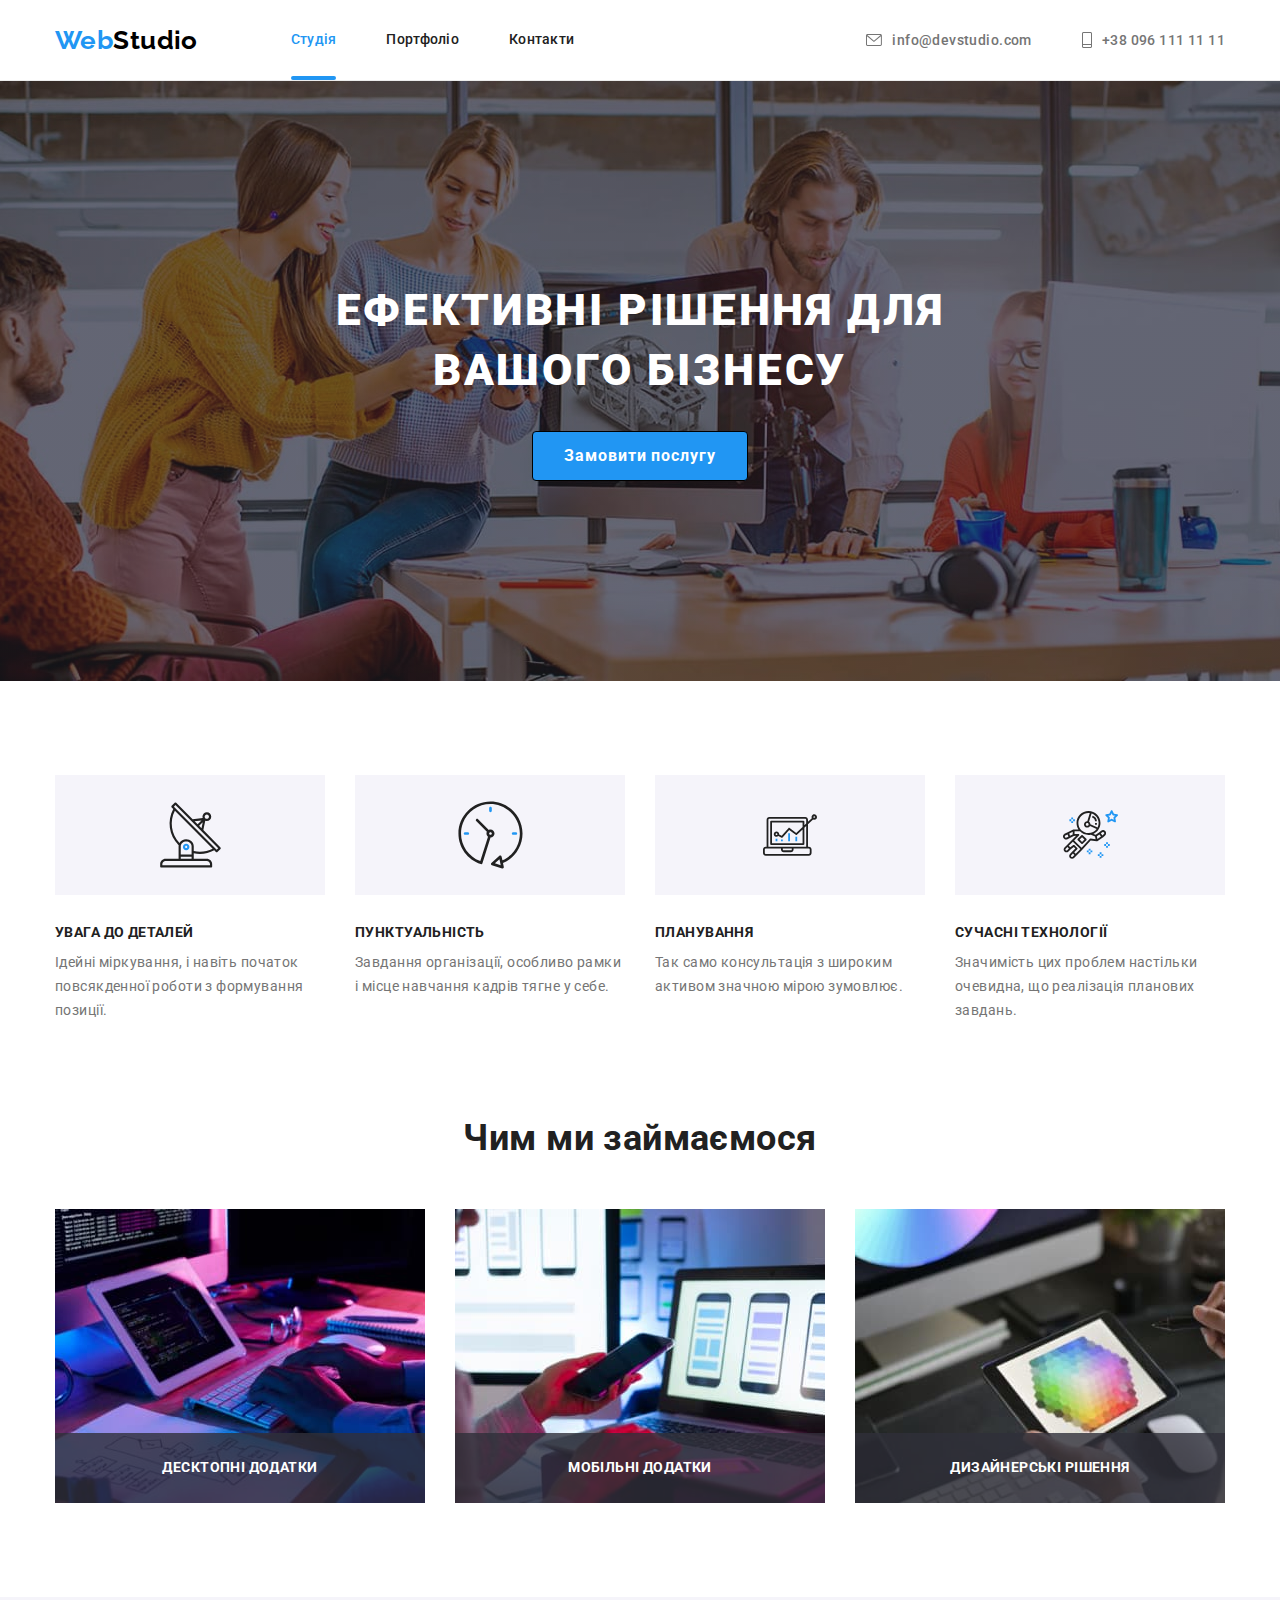
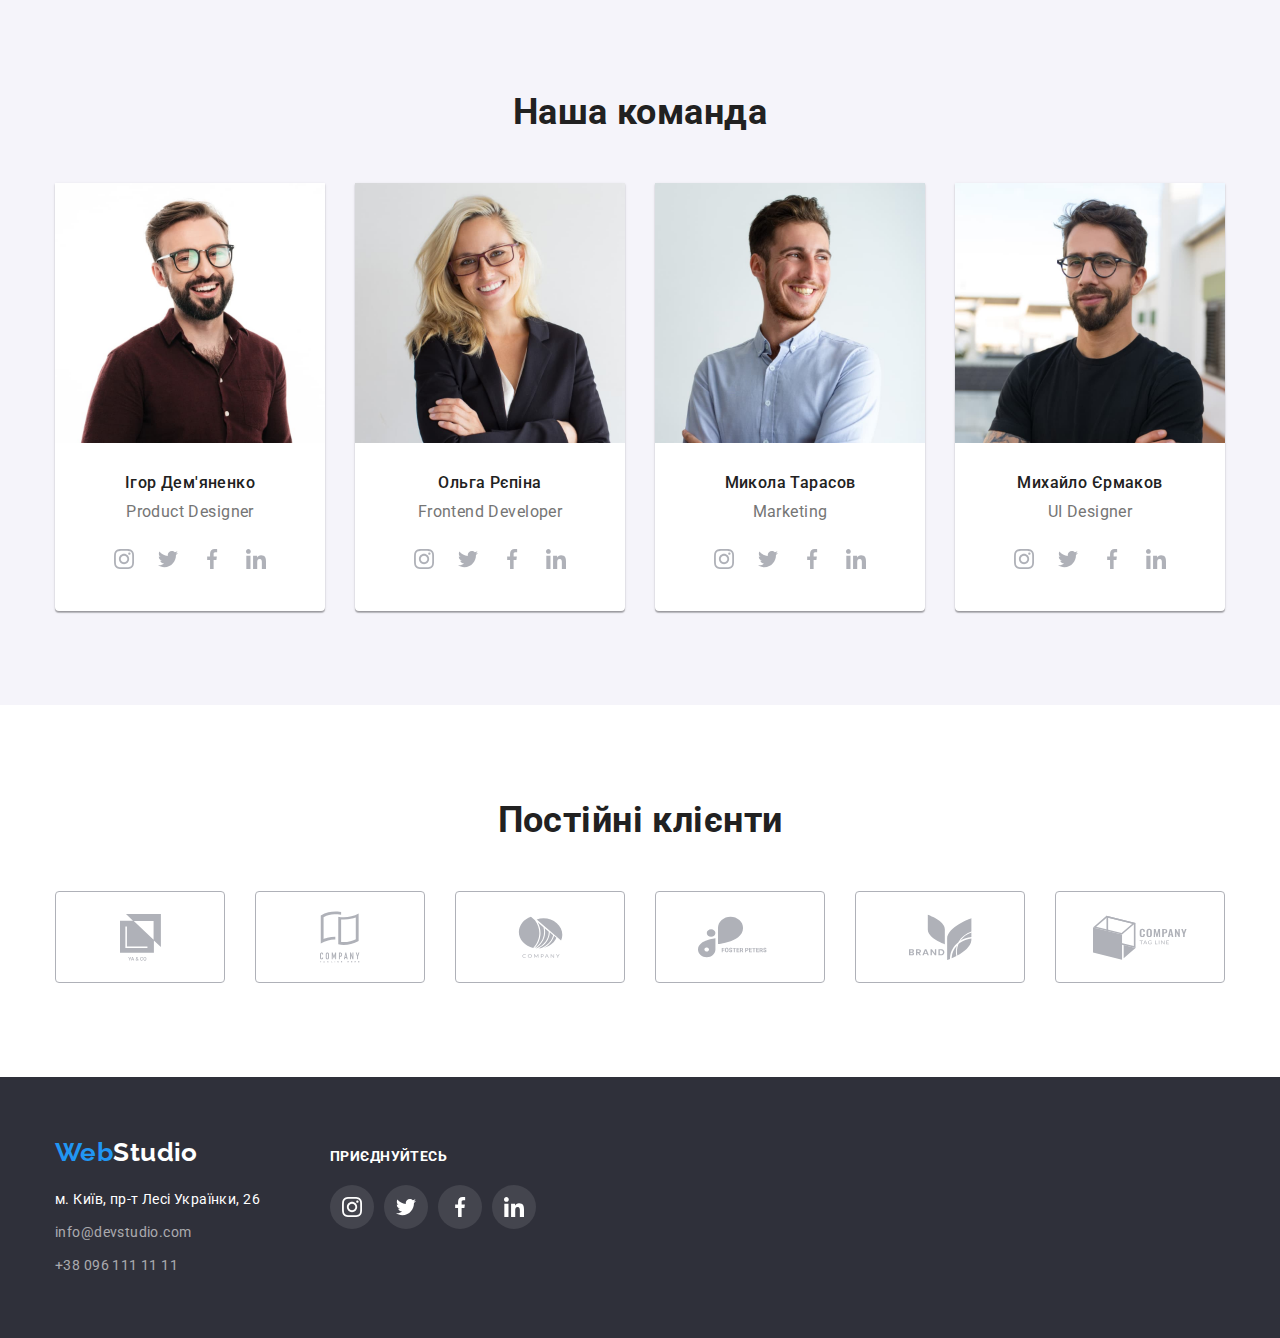
<file: index.html>
<!doctype html>
<html lang="uk">

<head>
  <meta charset="UTF-8" />
  <title>Студія</title>

  <!-- Comes from Google Fonts: -->
  <link rel="preconnect" href="https://fonts.googleapis.com">
  <link rel="preconnect" href="https://fonts.gstatic.com" crossorigin>
  <link href="https://fonts.googleapis.com/css2?family=Raleway:wght@700&family=Roboto:wght@400;500;700;900&display=swap"
    rel="stylesheet">

  <link rel="stylesheet" href="https://cdnjs.cloudflare.com/ajax/libs/modern-normalize/1.1.0/modern-normalize.min.css">
  <link href="css/styles.css" rel="stylesheet" type="text/css">
</head>

<body>
  <!--  PAGE HEADER  -->
  <header class="header">

    <div class="container header-combiner">

      <nav class="main-menu">

        <!-- Logo -->
        <a class="text-logo-url" href="index.html" target="_self">
          <span class="logo-color1">Web</span><span class="logo-color2">Studio</span>
        </a>

        <ul class="main-menu-list no-bullets">
          <li class="main-menu-item current-menu-item"><a href="index.html" target="_self">Студія</a></li>
          <li class="main-menu-item"><a href="portfolio.html" target="_self">Портфоліо</a></li>
          <li class="main-menu-item"><a href="#">Контакти</a></li>
        </ul>

      </nav>
      <!--E-mail and phone number in header-->
      <ul class="link-email-phone no-bullets">
        <li>
          <a class="email-phone-links" href="mailto:info@devstudio.com">
            <svg class="icon" width="16px" height="12px">
              <use href="images/icons.svg#icon-envelope"></use>
            </svg>
            info@devstudio.com
          </a>
        </li>
        <li>
          <a class="email-phone-links" href="tel:+380961111111">
            <svg class="icon" width="10px" height="16px">
              <use href="images/icons.svg#icon-mobile"></use>
            </svg>
            +38 096 111 11 11
          </a>
        </li>
      </ul>

    </div>

  </header>

  <!--  ===MAIN SECTION=== -->
  <main>

    <!--  HERO SECTION  -->
    <section class="hero section">

      <h1 class="hero-title">
        ЕФЕКТИВНІ РІШЕННЯ ДЛЯ<br>ВАШОГО БІЗНЕСУ
      </h1>
      <button class="primary button" type="button" data-modal-open>Замовити послугу</button>
    </section>

    <!--  Section FEATURES list  -->
    <section class="section no-padding-bottom">

      <div class="container">

        <h2 class="hidden-header">Наші переваги</h2>
        <ul class="section-features-list no-bullets">
          <!-- Feature1-->
          <li>
            <div class="features-list-icon">
              <svg class="icon" width="65px" height="70px">
                <use href="images/icons.svg#icon-radar"></use>
              </svg>
            </div>
            <h3 class="section-features-list-header">
              Увага до деталей
            </h3>
            <p class="section-features-list-content">
              Ідейні міркування, і навіть початок повсякденної роботи з формування позиції.
            </p>
          </li>

          <li>
            <div class="features-list-icon">
              <!-- Тут буде іконка -->
              <svg class="icon" width="67px" height="70px">
                <use href="images/icons.svg#icon-clock"></use>
              </svg>
            </div>

            <h3 class="section-features-list-header">
              Пунктуальність
            </h3>
            <p class="section-features-list-content">
              Завдання організації, особливо рамки і місце навчання кадрів тягне у себе.
            </p>

          </li>

          <li>
            <div class="features-list-icon">
              <!-- Тут буде іконка -->
              <svg class="icon" width="70px" height="54px">
                <use href="images/icons.svg#icon-diagram"></use>
              </svg>
            </div>
            <h3 class="section-features-list-header">
              Планування
            </h3>
            <p class="section-features-list-content">
              Так само консультація з широким активом значною мірою зумовлює.
            </p>
          </li>

          <li>
            <div class="features-list-icon">
              <!-- Тут буде іконка -->
              <svg class="icon" width="55px" height="61px">
                <use href="images/icons.svg#icon-astronaut"></use>
              </svg>
            </div>
            <h3 class="section-features-list-header">
              Сучасні технології
            </h3>
            <p class="section-features-list-content">
              Значимість цих проблем настільки очевидна, що реалізація планових завдань.
            </p>
          </li>
        </ul>
      </div>
    </section>

    <!--  РОЗДІЛ ЧИМ ЗАЙМАЄМОСЯ  -->
    <section class="section">
      <div class="container">

        <h2 class="section-name">
          Чим ми займаємося
        </h2>
        <ul class="we-doing-list no-bullets">

          <li>
            <div class="thumb">
              <img class="we-doing-pic" src="images/box1.jpg" alt="Десктоп" width="370">
              <p class="description">
                десктопні додатки
              </p>
            </div>
          </li>

          <li>
            <div class="thumb">
              <img class="we-doing-pic" src="images/box2.jpg" alt="Мобільний телефон" width="370">
              <p class="description">
                мобільні додатки
              </p>
            </div>
          </li>

          <li>
            <div class="thumb">
              <img class="we-doing-pic" src="images/box3.jpg" alt="Планшет" width="370">
              <p class="description">
                дизайнерські рішення
              </p>
            </div>
          </li>
        
        </ul>
      </div>
    </section>

    <!--  РОЗДІЛ НАША КОМАНДА  -->
    <section class="section background-color">
      <div class="container">

        <h2 class="section-name">
          Наша команда
        </h2>

        <ul class="team-mate-list no-bullets">

          <!--team-mate1-->
          <li class="team-mate">

            <img class="team-mate-pic" src="images/tm1.jpg" alt="Ігор" width="270">

            <div class="team-mate-info">

              <h3 class="team-mate-name">
                Ігор Дем'яненко
              </h3>
              <p class="team-mate-position">
                Product Designer
              </p>

              <!-- перелік лінків соціальних мереж -->
              <ul class="team-mate-socials no-bullets">
                <li class="team-mate-social-item">
                  <a class="socials-horizontal-block" href="">
                    <svg class="icon" width="20px" height="20px">
                      <use href="images/icons.svg#icon-instagram"></use>
                    </svg>
                  </a>
                </li>
                <li class="team-mate-social-item">
                  <a class="socials-horizontal-block" href="">
                    <svg class="icon" width="20px" height="20px">
                      <use href="images/icons.svg#icon-twitter"></use>
                    </svg>
                  </a>
                </li>
                <li class="team-mate-social-item">
                  <a class="socials-horizontal-block" href="">
                    <svg class="icon" width="20px" height="20px">
                      <use href="images/icons.svg#icon-facebook"></use>
                    </svg>
                  </a>
                </li>
                <li class="team-mate-social-item">
                  <a class="socials-horizontal-block" href="">
                    <svg class="icon" width="20px" height="20px">
                      <use href="images/icons.svg#icon-linkedin"></use>
                    </svg>
                  </a>
                </li>
              </ul>
              <!--кінець блоку лінків соц.мереж -->

            </div>
          </li>

          <li class="team-mate">
            <!--team-mate2-->
            <img class="team-mate-pic" src="images/tm2.jpg" alt="Ольга" width="270">

            <div class="team-mate-info">

              <h3 class="team-mate-name">
                Ольга Рєпіна
              </h3>
              <p class="team-mate-position">
                Frontend Developer
              </p>

              <!-- перелік лінків соціальних мереж -->
              <ul class="team-mate-socials no-bullets">
                <li class="team-mate-social-item">
                  <a class="socials-horizontal-block" href="">
                    <svg class="icon" width="20px" height="20px">
                      <use href="images/icons.svg#icon-instagram"></use>
                    </svg>
                  </a>
                </li>
                <li class="team-mate-social-item">
                  <a class="socials-horizontal-block" href="">
                    <svg class="icon" width="20px" height="20px">
                      <use href="images/icons.svg#icon-twitter"></use>
                    </svg>
                  </a>
                </li>
                <li class="team-mate-social-item">
                  <a class="socials-horizontal-block" href="">
                    <svg class="icon" width="20px" height="20px">
                      <use href="images/icons.svg#icon-facebook"></use>
                    </svg>
                  </a>
                </li>
                <li class="team-mate-social-item">
                  <a class="socials-horizontal-block" href="">
                    <svg class="icon" width="20px" height="20px">
                      <use href="images/icons.svg#icon-linkedin"></use>
                    </svg>
                  </a>
                </li>
              </ul>
              <!--кінець блоку лінків соц.мереж -->

            </div>
          </li>

          <li class="team-mate">
            <!--team-mate3-->
            <img class="team-mate-pic" src="images/tm3.jpg" alt="Микола" width="270">

            <div class="team-mate-info">
              <h3 class="team-mate-name">
                Микола Тарасов
              </h3>
              <p class="team-mate-position">
                Marketing
              </p>

              <!-- перелік лінків соціальних мереж -->
              <ul class="team-mate-socials no-bullets">
                <li class="team-mate-social-item">
                  <a class="socials-horizontal-block" href="">
                    <svg class="icon" width="20px" height="20px">
                      <use href="images/icons.svg#icon-instagram"></use>
                    </svg>
                  </a>
                </li>
                <li class="team-mate-social-item">
                  <a class="socials-horizontal-block" href="">
                    <svg class="icon" width="20px" height="20px">
                      <use href="images/icons.svg#icon-twitter"></use>
                    </svg>
                  </a>
                </li>
                <li class="team-mate-social-item">
                  <a class="socials-horizontal-block" href="">
                    <svg class="icon" width="20px" height="20px">
                      <use href="images/icons.svg#icon-facebook"></use>
                    </svg>
                  </a>
                </li>
                <li class="team-mate-social-item">
                  <a class="socials-horizontal-block" href="">
                    <svg class="icon" width="20px" height="20px">
                      <use href="images/icons.svg#icon-linkedin"></use>
                    </svg>
                  </a>
                </li>
              </ul>
              <!--кінець блоку лінків соц.мереж -->

            </div>
          </li>

          <li class="team-mate">
            <!--team-mate4-->
            <img class="team-mate-pic" src="images/tm4.jpg" alt="Михайло" width="270">

            <div class="team-mate-info">
              <h3 class="team-mate-name">
                Михайло Єрмаков
              </h3>
              <p class="team-mate-position">
                UI Designer
              </p>

              <!-- перелік лінків соціальних мереж -->
              <ul class="team-mate-socials no-bullets">
                <li class="team-mate-social-item">
                  <a class="socials-horizontal-block" href="">
                    <svg class="icon" width="20px" height="20px">
                      <use href="images/icons.svg#icon-instagram"></use>
                    </svg>
                  </a>
                </li>
                <li class="team-mate-social-item">
                  <a class="socials-horizontal-block" href="">
                    <svg class="icon" width="20px" height="20px">
                      <use href="images/icons.svg#icon-twitter"></use>
                    </svg>
                  </a>
                </li>
                <li class="team-mate-social-item">
                  <a class="socials-horizontal-block" href="">
                    <svg class="icon" width="20px" height="20px">
                      <use href="images/icons.svg#icon-facebook"></use>
                    </svg>
                  </a>
                </li>
                <li class="team-mate-social-item">
                  <a class="socials-horizontal-block" href="">
                    <svg class="icon" width="20px" height="20px">
                      <use href="images/icons.svg#icon-linkedin"></use>
                    </svg>
                  </a>
                </li>
              </ul>
              <!--кінець блоку лінків соц.мереж -->

            </div>
          </li>

        </ul> <!-- кінець розмітки списку працівників-->
      </div>
    </section>


    <!--  РОЗДІЛ НАШІ КЛІЄНТИ  -->
    <section class="section">
      <div class="container">

        <h2 class="section-name">
          Постійні клієнти
        </h2>

        <ul class="clients-list no-bullets">
          <li>
            <a class="client-item" href="#">
              <!-- client 1-->
              <svg class="icon" width="41px" height="47">
                <use href="images/icons.svg#icon-company1-logo"></use>
              </svg>
            </a>
          </li>
          <li>
            <a class="client-item" href="#" target="_blank" rel="noopener noreferrer nofollow">
              <!-- client 2-->
              <svg class="icon" width="40px" height="52">
                <use href="images/icons.svg#icon-company2-logo"></use>
              </svg>
            </a>
          </li>
          <li>
            <a class="client-item" href="#" target="_blank" rel="noopener noreferrer nofollow">
              <!-- client 3-->
              <svg class="icon" width="45px" height="42">
                <use href="images/icons.svg#icon-company3-logo"></use>
              </svg>
            </a>
          </li>
          <li>
            <a class="client-item" href="#" target="_blank" rel="noopener noreferrer nofollow">
              <!-- client 4-->
              <svg class="icon" width="85px" height="42">
                <use href="images/icons.svg#icon-company4-logo"></use>
              </svg>
            </a>
          </li>
          <li>
            <a class="client-item" href="#" target="_blank" rel="noopener noreferrer nofollow">
              <!-- client 5-->
              <svg class="icon" width="63px" height="47">
                <use href="images/icons.svg#icon-company5-logo"></use>
              </svg>
            </a>
          </li>
          <li>
            <a class="client-item" href="#" target="_blank" rel="noopener noreferrer nofollow">
              <!-- client 6-->
              <svg class="icon" width="94px" height="45">
                <use href="images/icons.svg#icon-company6-logo"></use>
              </svg>
            </a>
          </li>
        </ul>

      </div>
    </section>

  </main>


  <!--  PAGE FOOTER  Робимо підвал-->
  <footer class="page-footer">


    <div class="container">

      <div class="footer-combiner">

        <div class="footer-address-block">
          <!-- Logo -->
          <a class="text-logo-url" href="index.html" target="_self">
            <span class="logo-color1">Web</span><span class="logo-color3">Studio</span>
          </a>


          <!-- Адреса студії-->
          <address class="studio-address">
            <ul class="footer-addr-block no-bullets">
              <li class="footer-addr-text-style1">
                <a href="https://www.google.com/maps/d/u/0/viewer?mid=10uSM3H-mIU3GznYo2szRIEphczw&hl=en_US&ll=50.42732700000001%2C30.538092&z=17"
                  target="_blank" rel="noopener noreferrer">м. Київ, пр-т Лесі Українки, 26</a>
              </li>
              <li class="footer-addr-text-style2">
                <a href="mailto:info@devstudio.com">info@devstudio.com</a>
              </li>
              <li class="footer-addr-text-style2">
                <a href="tel:+380961111111">+38 096 111 11 11</a>
              </li>
            </ul>
          </address>
        </div>

        <div class="footer-social-block">
          <h4 class="footer-follow-us">приєднуйтесь</h4>
          <ul class="footer-our-socials-list no-bullets">
            <li>
              <a class="socials-horizontal-block" href="">
                <svg class="icon" width="20px" height="20px">
                  <use href="images/icons.svg#icon-instagram"></use>
                </svg>
              </a>
            </li>
            <li>
              <a class="socials-horizontal-block" href="">
                <svg class="icon" width="20px" height="20px">
                  <use href="images/icons.svg#icon-twitter"></use>
                </svg>
              </a>
            </li>
            <li>
              <a class="socials-horizontal-block" href="">
                <svg class="icon" width="20px" height="20px">
                  <use href="images/icons.svg#icon-facebook"></use>
                </svg>
              </a>
            </li>
            <li>
              <a class="socials-horizontal-block" href="">
                <svg class="icon" width="20px" height="20px">
                  <use href="images/icons.svg#icon-linkedin"></use>
                </svg>
              </a>
            </li>
          </ul>
        </div>

        <!-- Блок підписки в футері 
        <div class="footer-subscribe-block">
          <h4 class="footer-follow-us">підпишитесь на розсилку</h4>
        </div> -->

      </div>


    </div>
  </footer>

  <!-- Модальне вікно -->
  <div class="backdrop is-hidden" data-modal>
    <div class="modal-order">
      <button class="close-button" type="button" data-modal-close>
          <svg width="11" height="11">
            <use href="images/icons.svg#close-btn"></use>
          </svg>
      </button>
    </div>

  </div>

  <script src="js/modal.js"></script>
</body>

</html>
</file>
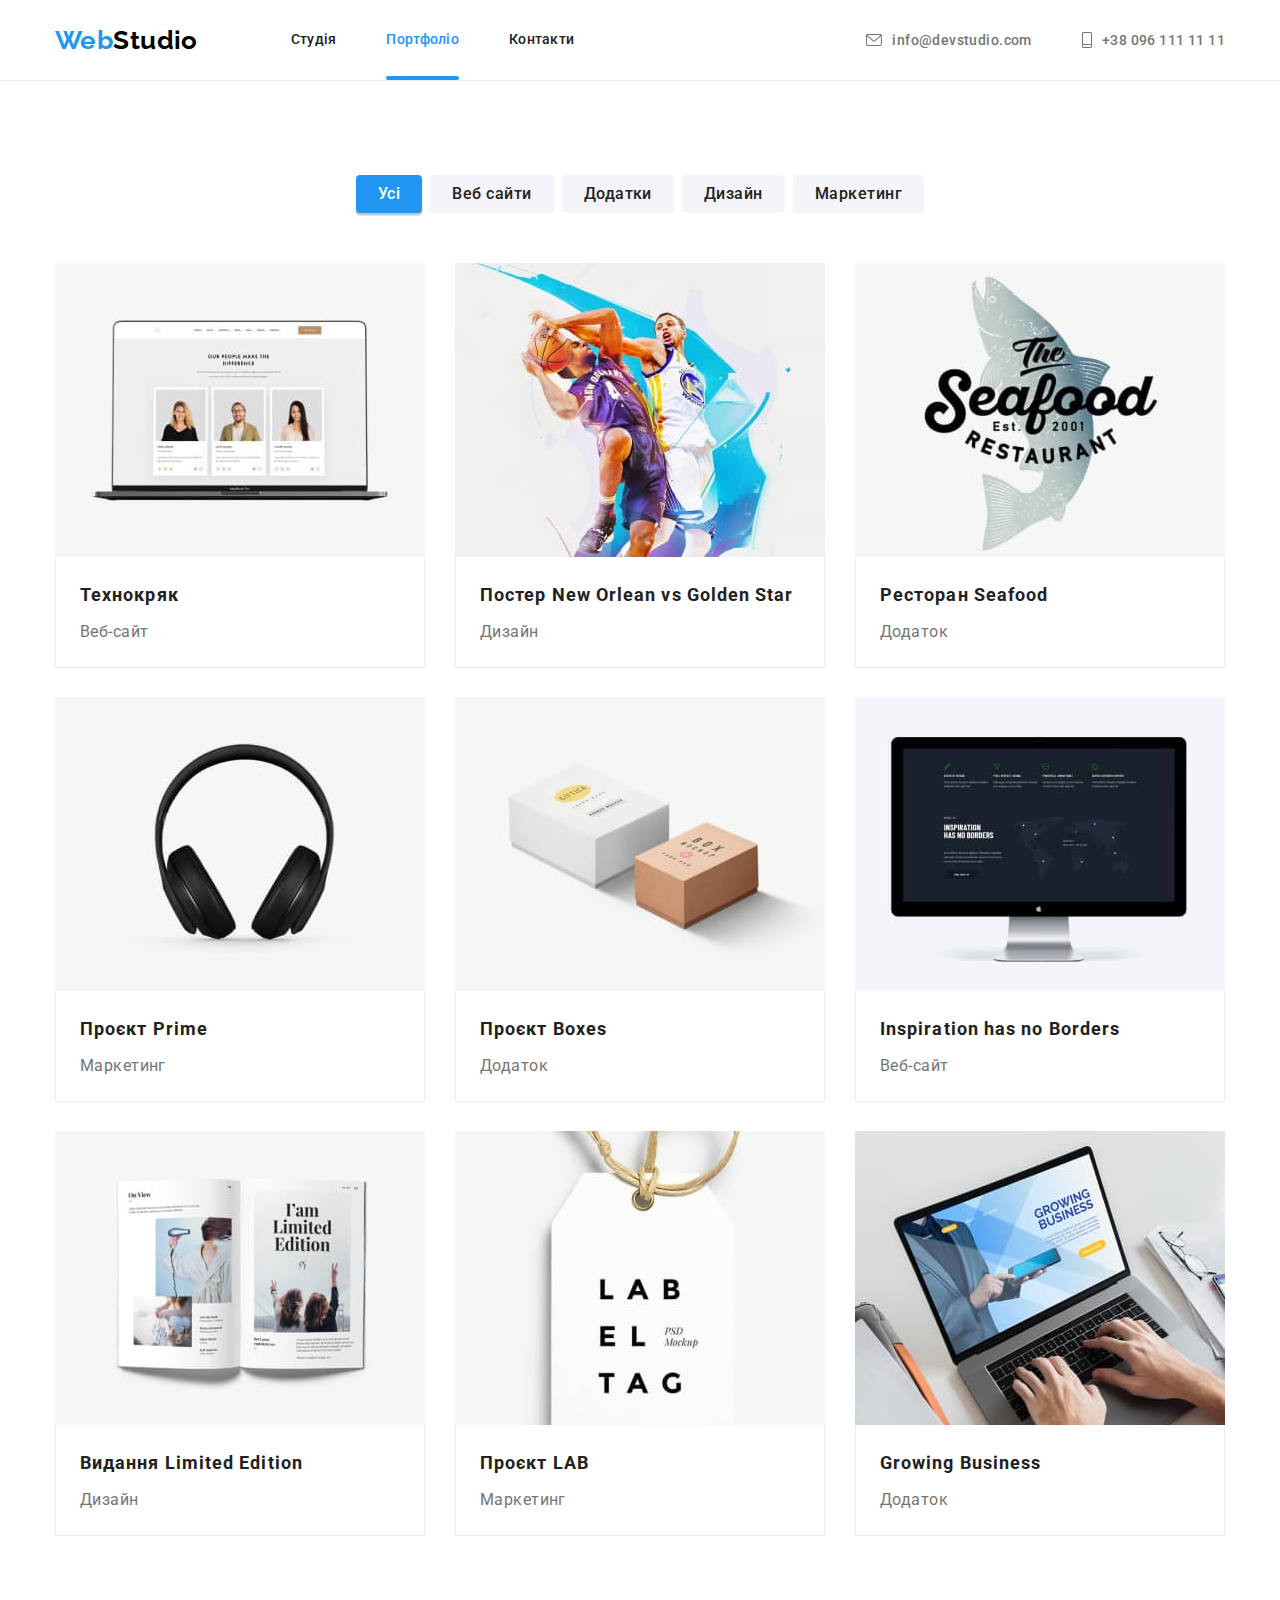
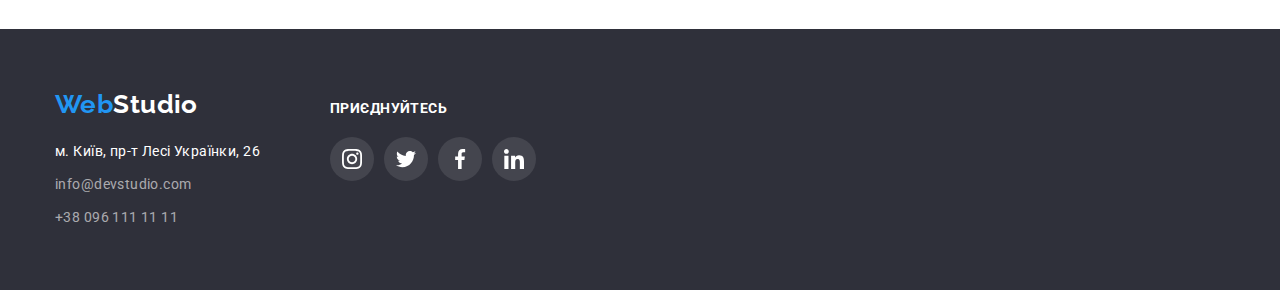
<file: portfolio.html>
<!doctype html>
<html lang="uk">

<head>
    <meta charset="UTF-8" />
    <title>Портфоліо</title>

    <!-- Comes from Google Fonts: -->
  <link rel="preconnect" href="https://fonts.googleapis.com">
  <link rel="preconnect" href="https://fonts.gstatic.com" crossorigin>
  <link href="https://fonts.googleapis.com/css2?family=Raleway:wght@700&family=Roboto:wght@400;500;700;900&display=swap" rel="stylesheet">
  
  <link rel="stylesheet" href="https://cdnjs.cloudflare.com/ajax/libs/modern-normalize/1.1.0/modern-normalize.min.css">

  <link href="css/styles.css" rel="stylesheet" type="text/css">
</head>

<body>
  <!--  PAGE HEADER  -->
  <header class="header">

    <div class="container header-combiner">

      <nav class="main-menu">

        <!-- Logo -->
        <a class="text-logo-url" href="index.html" target="_self">
          <span class="logo-color1">Web</span><span class="logo-color2">Studio</span>
        </a>

        <ul class="main-menu-list no-bullets">
          <li class="main-menu-item"><a href="index.html" target="_self">Студія</a></li>
          <li class="main-menu-item current-menu-item"><a href="portfolio.html" target="_self">Портфоліо</a></li>
          <li class="main-menu-item"><a href="#">Контакти</a></li>
        </ul>
      
      </nav>
      <!--E-mail and phone number in header-->
      <ul class="link-email-phone no-bullets">
        <li>
          <a class="email-phone-links" href="mailto:info@devstudio.com">
            <svg class="icon" width="16px" height="12px">
              <use href="images/icons.svg#icon-envelope"></use>
            </svg>
            info@devstudio.com
          </a>
        </li>
        <li>
          <a class="email-phone-links" href="tel:+380961111111">
            <svg class="icon" width="10px" height="16px">
              <use href="images/icons.svg#icon-mobile"></use>
            </svg>
            +38 096 111 11 11
          </a>
        </li>
      </ul>

  </div>

  </header>

  
    <!--  ===MAIN SECTION=== -->
    <main>
      <!-- Єдина секція сторінки Портфоліо -->
    <section class="section">
        
        <div class="container">

            <!-- Невідимий заголовок головного розділу Портфоліо -->
            <h1 class="hidden-header">Наші роботи</h2>

            <!-- Список кнопок-фільтрів робіт -->
            <ul class="portfolio-filter-list no-bullets">
                <li><button class="filter-button primary">Усі</button></li>
                <li><button class="filter-button secondary">Веб сайти</button></li>
                <li><button class="filter-button secondary">Додатки</button></li>
                <li><button class="filter-button secondary">Дизайн</button></li>
                <li><button class="filter-button secondary">Маркетинг</button></li>
            </ul>

            <!-- Список робіт -->
            <ul class="portfolio-list no-bullets">
                <li class="portfolio-item">
                    <a class="portfolio-card-link" href="">
                      <div class="thumb">
                        <img src="images/portfolio/img-1.jpg" alt="Технокряк" width="370">
                        <!-- Оверлей з описом проекту -->
                        <p class="portfolio-overlay">
                          Ресурс пропонує комплексні пропозиції з різним рівнем функціоналу та сервісів. Все це дозволить відвідувачу отримати вичерпні відомості про компанію чи приватну особу.
                        </p>
                      </div>
                        <div class="portfolio-info">
                            <h2 class="portfolio-item-title">
                                Технокряк
                            </h2>
                            <p class="portfolio-industry">
                                Веб-сайт
                            </p>
                        </div>                     
                    </a>
                </li>

                <li class="portfolio-item">
                    <a class="portfolio-card-link" href="">
                      <div class="thumb"> 
                        <img src="images/portfolio/img-2.jpg" alt="Технокряк" width="370">
                        <!-- Оверлей з описом проекту -->
                        <p class="portfolio-overlay">
                          Ресурс пропонує комплексні пропозиції з різним рівнем функціоналу та сервісів. Все це дозволить відвідувачу отримати вичерпні відомості про компанію чи приватну особу.
                        </p>
                      </div>
                        <div class="portfolio-info">
                            <h2 class="portfolio-item-title">
                                Постер New Orlean vs Golden Star
                            </h2>
                            <p class="portfolio-industry">
                                Дизайн
                            </p>
                        </div>
                    </a>
                </li>
                <li class="portfolio-item">
                    <a class="portfolio-card-link" href="">
                      <div class="thumb"> 
                        <img src="images/portfolio/img-3.jpg" alt="Технокряк" width="370">
                        <!-- Оверлей з описом проекту -->
                        <p class="portfolio-overlay">
                          Ресурс пропонує комплексні пропозиції з різним рівнем функціоналу та сервісів. Все це дозволить відвідувачу отримати вичерпні відомості про компанію чи приватну особу.
                        </p>
                      </div>
                        <div class="portfolio-info">
                            <h2 class="portfolio-item-title">
                                Ресторан Seafood
                            </h2>
                            <p class="portfolio-industry">
                                Додаток
                            </p>
                        </div>
                    </a>
                </li>
                <li class="portfolio-item">
                    <a class="portfolio-card-link" href="">
                      <div class="thumb"> 
                        <img src="images/portfolio/img-4.jpg" alt="Технокряк" width="370">
                        <!-- Оверлей з описом проекту -->
                        <p class="portfolio-overlay">
                          Ресурс пропонує комплексні пропозиції з різним рівнем функціоналу та сервісів. Все це дозволить відвідувачу отримати вичерпні відомості про компанію чи приватну особу.
                        </p>
                      </div>
                        <div class="portfolio-info">
                            <h2 class="portfolio-item-title">
                                Проєкт Prime
                            </h2>
                            <p class="portfolio-industry">
                                Маркетинг
                            </p>
                        </div>
                    </a>
                </li>
                <li class="portfolio-item">
                    <a class="portfolio-card-link" href="">
                      <div class="thumb"> 
                        <img src="images/portfolio/img-5.jpg" alt="Технокряк" width="370">
                        <!-- Оверлей з описом проекту -->
                        <p class="portfolio-overlay">
                          Ресурс пропонує комплексні пропозиції з різним рівнем функціоналу та сервісів. Все це дозволить відвідувачу отримати вичерпні відомості про компанію чи приватну особу.
                        </p>
                      </div>
                        <div class="portfolio-info">
                            <h2 class="portfolio-item-title">
                                Проєкт Boxes
                            </h2>
                            <p class="portfolio-industry">
                                Додаток
                            </p>
                        </div>
                    </a>
                </li>
                <li class="portfolio-item">
                    <a class="portfolio-card-link" href="">
                      <div class="thumb"> 
                        <img src="images/portfolio/img-6.jpg" alt="Технокряк" width="370">
                        <!-- Оверлей з описом проекту -->
                        <p class="portfolio-overlay">
                          Ресурс пропонує комплексні пропозиції з різним рівнем функціоналу та сервісів. Все це дозволить відвідувачу отримати вичерпні відомості про компанію чи приватну особу.
                        </p>
                      </div>
                        <div class="portfolio-info">
                            <h2 class="portfolio-item-title">
                                Inspiration has no Borders
                            </h2>
                            <p class="portfolio-industry">
                                Веб-сайт
                            </p>
                        </div>
                    </a>
                </li>
                <li class="portfolio-item">
                    <a class="portfolio-card-link" href="">
                      <div class="thumb"> 
                        <img src="images/portfolio/img-7.jpg" alt="Технокряк" width="370">
                        <!-- Оверлей з описом проекту -->
                        <p class="portfolio-overlay">
                          Ресурс пропонує комплексні пропозиції з різним рівнем функціоналу та сервісів. Все це дозволить відвідувачу отримати вичерпні відомості про компанію чи приватну особу.
                        </p>
                      </div>
                        <div class="portfolio-info">
                            <h2 class="portfolio-item-title">
                                Видання Limited Edition
                            </h2>
                            <p class="portfolio-industry">
                                Дизайн
                            </p>
                        </div>
                    </a>
                </li>
                <li class="portfolio-item">
                    <a class="portfolio-card-link" href="">
                      <div class="thumb"> 
                        <img src="images/portfolio/img-8.jpg" alt="Технокряк" width="370">
                        <!-- Оверлей з описом проекту -->
                        <p class="portfolio-overlay">
                          Ресурс пропонує комплексні пропозиції з різним рівнем функціоналу та сервісів. Все це дозволить відвідувачу отримати вичерпні відомості про компанію чи приватну особу.
                        </p>
                      </div>
                        <div class="portfolio-info">
                            <h2 class="portfolio-item-title">
                                Проєкт LAB
                            </h2>
                            <p class="portfolio-industry">
                                Маркетинг
                            </p>
                        </div>
                    </a>
                </li>
                <li class="portfolio-item">
                    <a class="portfolio-card-link" href="">
                      <div class="thumb"> 
                        <img src="images/portfolio/img-9.jpg" alt="Технокряк" width="370">
                        <!-- Оверлей з описом проекту -->
                        <p class="portfolio-overlay">
                          Ресурс пропонує комплексні пропозиції з різним рівнем функціоналу та сервісів. Все це дозволить відвідувачу отримати вичерпні відомості про компанію чи приватну особу.
                        </p>
                      </div>
                        <div class="portfolio-info">
                            <h2 class="portfolio-item-title">
                                Growing Business
                            </h2>
                            <p class="portfolio-industry">
                                Додаток
                            </p>
                        </div>
                    </a>
                </li>

            </ul>
        </div>
    </section>
    </main>

 <!--  PAGE FOOTER  Робимо підвал-->
 <footer class="page-footer">
    
   
  <div class="container">

    <div class="footer-combiner">

      <div class="footer-address-block">
        <!-- Logo -->
        <a class="text-logo-url" href="index.html" target="_self">
          <span class="logo-color1">Web</span><span class="logo-color3">Studio</span>
        </a>
        
        
          <!-- Адреса студії-->
          <address class="studio-address">
            <ul class="footer-addr-block no-bullets">
              <li class="footer-addr-text-style1">
                <a href="https://www.google.com/maps/d/u/0/viewer?mid=10uSM3H-mIU3GznYo2szRIEphczw&hl=en_US&ll=50.42732700000001%2C30.538092&z=17"
                  target="_blank" rel="noopener noreferrer">м. Київ, пр-т Лесі Українки, 26</a>
              </li>
              <li class="footer-addr-text-style2">
                <a href="mailto:info@devstudio.com">info@devstudio.com</a>
              </li>
              <li class="footer-addr-text-style2">
                <a href="tel:+380961111111">+38 096 111 11 11</a>
              </li>
            </ul>
          </address>
      </div>

      <div class="footer-social-block">
        <h4 class="footer-follow-us">приєднуйтесь</h4>
        <ul class="footer-our-socials-list no-bullets">
          <li>
            <a class="socials-horizontal-block" href="">
              <svg class="icon" width="20px" height="20px">
                <use href="images/icons.svg#icon-instagram"></use>
              </svg>
            </a>
          </li>
          <li>
            <a class="socials-horizontal-block" href="">
              <svg class="icon" width="20px" height="20px">
                <use href="images/icons.svg#icon-twitter"></use>
              </svg>
            </a>
          </li>
          <li>
            <a class="socials-horizontal-block" href="">
              <svg class="icon" width="20px" height="20px">
                <use href="images/icons.svg#icon-facebook"></use>
              </svg>
            </a>
          </li>
          <li>
            <a class="socials-horizontal-block" href="">
              <svg class="icon" width="20px" height="20px">
                <use href="images/icons.svg#icon-linkedin"></use>
              </svg>
            </a>
        </li>
        </ul>
      </div>

    </div>


  </div>
</footer>
  
</body>

</html>
</file>
<file: css/styles.css>
:root {
  --title-text-color: #212121;
  --article-text-color: #757575;
  --accent-color: #2196f3;
  --primary-background-color: rgb(255, 255, 255);
  --hero-background-color: rgba(47, 48, 58, 0.4);
  --hero-fallback-color: #c4c4c4;
  --primary-background-color-transp: rgba(255, 255, 255, 0.6);
  --secondary-background-color: #f5f4fa;
  --border-color-portfolio: #eeeeee;
  --button-border-color: #000000;
  --border-color: #afb1b8;

  --header-line-color: #ececec;
  --footer-color: #2f303a;

  --logo-color-head: #2196f3;
  --logo-color-tail: #000000;
  --logo-color-contrast: #ffffff;

  --time-function: cubic-bezier(0.4, 0, 0.2, 1);
}

/* БАЗОВІ ЕЛЕМЕНТИ ДІЗАЙНУ */
body {
  font-family: 'Roboto', 'Helvetica Neue', sans-serif;
  font-size: 14px;
  /* font-weight: 400; browser default*/
  /* font-style: normal; */
  line-height: 1.17;
  letter-spacing: 0.03em;

  color: var(--title-text-color);
  background-color: var(--primary-background-color);
}

p, h1, h2, h3, h4, h5 {
  margin:       0;
  padding:      0;
  margin-block: 0;
}
button {
  margin: 0;
  padding: 0;
  font: inherit;
  background-color: inherit;
  border: 0 none currentcolor;
}

.container {
  width: 1200px;
  padding-left: 15px;
  padding-right: 15px;
  margin-left: auto;
  margin-right: auto;
}

.section {
  padding: 94px 0;
}

.background-color {
  background-color: var(--secondary-background-color);
}

.no-padding-bottom {
  padding-bottom: 0;
}

.header {
  border-bottom: 1px solid var(--header-line-color);
}

.header-combiner {
  display: flex;
  align-items: center;
  justify-content: center;
}

/* Допоможний клас, що видаляє плашки у списках */
.no-bullets {
  padding: 0;
  margin: 0;
  list-style-type: none;
}

.icon {
  fill: currentColor;
}

.socials-horizontal-block {
  display: flex;
  justify-content: center;
  align-items: center;

  width: 44px;
  height: 44px;
  
  border-radius: 50%;
  
}

/* Розмічаємо лого студії */
.text-logo-url {
  font-family: 'Raleway', 'Arial', sans-serif;
  font-size: 26px;
  font-weight: 700;
  line-height: 1.19;
  text-decoration: none;
}
.text-logo-url .logo-color1 {
  color: var(--logo-color-head);
}
.text-logo-url .logo-color2 {
  color: var(--logo-color-tail);
}
.text-logo-url .logo-color3 {
  color: var(--logo-color-contrast); /*для футера */
}

/* Розмічаємо головне меню */

.main-menu {
  /* флекс із лого і меню - щоб поставити їх в один рядок*/
  display: flex;
  align-items: center;
}

.main-menu-list {
  /* робимо горизонтальним меню */
  display: flex;
  margin-left: 93px; /* відступ до логотипу  */
}

.main-menu-item {
  position: relative;
  width: 100%;
}

.main-menu-item > a {
  
  display: block; /* потрібно щоб встановити верт.розміри елементам меню */
  padding-top: 32px; /* встановлюємо розмір хедера відступами вниз та вверх */
  padding-bottom: 32px; /* також буде збільшений розмір реакції на ховер */

  font-weight: 500;
  line-height: 1.14;
  letter-spacing: 0.02em;
  text-decoration: none;
  text-shadow: none;

  color: var(--title-text-color); /* не наслідується бо посилання */

  transition: color 250ms cubic-bezier(0.4, 0, 0.2, 1);
}
.main-menu-list .main-menu-item:not(:last-child) {
  /* відступи між елементами крім останнього */
  margin-right: 50px;
}

.current-menu-item::after {
  position: absolute;
  bottom: 0;
  left: 0;
  height: 4px;
  width: 100%;

  border: 2px solid var(--accent-color);
  border-radius: 2px;

  content: "";

}

.current-menu-item > a {
  color: var(--accent-color);
}

.main-menu-item a:hover,
.main-menu-item a:focus {
  color: var(--accent-color);
  /* text-shadow: 0px 4px 4px rgba(0, 0, 0, 0.25); */
}

/* Розмічуємо мейл та телефон в футері */
.link-email-phone {
  display: flex;
  margin-left: auto;
}

.email-phone-links {
  display: flex;
  align-items: center;
  column-gap: 10px;
}

.link-email-phone li:not(:last-child) {
  margin-right: 50px;
}

.link-email-phone a {
  font-weight: 500;
  text-decoration: none;
  color: var(--article-text-color);

  transition: color 250ms cubic-bezier(0.4, 0, 0.2, 1);

  
}

.link-email-phone a:hover,
.link-email-phone a:focus {
  color: var(--accent-color);
}

/* MAIN BANNER */

.hero {
  padding: 200px 0;

  height: 600px;
  max-width: 1600px;
  margin-left: auto;
  margin-right: auto;

  text-align: center;
  
  background-color: var(--hero-fallback-color);
  background-image: linear-gradient(to right, var(--hero-background-color), var(--hero-background-color)), 
                    url("../images/hero-img.jpg");
  background-repeat: no-repeat;
  background-position: center;
  
}

.hero-title {
  margin-top: 0;
  margin-bottom: 30px;

  font-size: 44px;
  font-weight: 900;
  line-height: 1.36;
  letter-spacing: 0.06em;
  text-transform: uppercase;

  color: var(--primary-background-color);
}

/* Кнопка замовлення */
.button {
  padding: 9px 31px;
  min-width: 216px;

  font-family: inherit;
  font-size: 16px;
  font-weight: 700;
  line-height: 1.88;
  letter-spacing: 0.06em;
  text-align: center;

  border: 1px solid var(--button-border-color);
  border-radius: 4px;

  /* box-shadow: 0px 4px 4px rgba(0, 0, 0, 0.15); */
  cursor: pointer;
}
.button.primary {
  color: var(--primary-background-color);
  background-color: var(--accent-color);
}
.button.secondary {
  color: var(--title-text-color);
  background-color: var(--secondary-background-color);
}

/* кнопки чекбокси в Портфоліо */
.filter-button {
  padding: 6px 22px;

  font-family: inherit;
  font-size: 16px;
  font-weight: 500;
  line-height: 1.63;
  letter-spacing: 0.03em;

  box-shadow: none;
  border-radius: 4px;
  cursor: pointer;

  outline: none;

  transition: color 250ms cubic-bezier(0.4, 0, 0.2, 1),
              background-color 250ms cubic-bezier(0.4, 0, 0.2, 1),
              box-shadow 250ms cubic-bezier(0.4, 0, 0.2, 1);
}

.filter-button.primary {
  color: var(--primary-background-color);
  background-color: var(--accent-color);
  border-style: none;
  box-shadow: 0px 3px 1px rgba(0, 0, 0, 0.1), 0px 1px 2px rgba(0, 0, 0, 0.08), 0px 2px 2px rgba(0, 0, 0, 0.12);
}

.filter-button.secondary {
  color: var(--title-text-color);
  background-color: var(--secondary-background-color);
  border-style: none;
}

/* Елемент фільтру при ховері чі у фокусі */

.filter-button:hover,
.filter-button:focus {
  color: var(--primary-background-color);
  background-color: var(--accent-color);
  box-shadow: 0px 3px 1px rgba(0, 0, 0, 0.1), 0px 1px 2px rgba(0, 0, 0, 0.08), 0px 2px 2px rgba(0, 0, 0, 0.12);
}

/* Назва секції - невідима */
/* sec 2 Скриваємо логічний заголовок секції, якого немає на екрані */
.hidden-header {
  display: none; /*тимчасове рішення*/
}

/* sec2 h3 Список переваг -------------------------------------------- */
.section-features-list {
  display: flex;
  column-gap: 30px;
}

/* Задаємо шапки над кожною перевагою */
.features-list-icon {
  display: flex;
  justify-content: center;
  align-items: center;
  
  width: 270px;
  height: 120px;
  
  background-color: var(--secondary-background-color);
}



.section-features-list-header {
  margin: 30px 0 10px;

  font-size: 14px;
  font-weight: 700;
  line-height: 1.14;

  text-transform: uppercase;
}
.section-features-list-content {
  margin: 0;
  line-height: 1.71;

  color: var(--article-text-color);
}

/* sec 3, 4 Назва секції - відима */
.section-name {
  margin-top: 0;
  margin-bottom: 50px;

  font-size: 36px;
  font-weight: 700;
  text-align: center;
}

/* sec 3 список - картинки в рядок ---------------------------------------- */
.we-doing-list {
  display: flex;
  column-gap: 30px;
}

.we-doing-list .thumb {
  position: relative;
  overflow: hidden;
  width: 100%;
}
.we-doing-list .thumb > .description {
  position: absolute;
  left: 0;
  bottom: 0;

  width: 100%;
  height: 70px;
  padding: 27px 10px;

  background-color: rgba(47, 48, 58, 0.8);;
  color: var(--logo-color-contrast);

  font-weight: 700;
  line-height: 1.14;
  text-align: center;
  letter-spacing: 0.03em;
  text-transform: uppercase;

}

.we-doing-pic {
  display: block;
}

/* sec 4 список працівників ----------------------------------------------- */
.team-mate-list {
  display: flex;
  column-gap: 30px;
}

/* sec4 Картка працівника */
.team-mate {
  height: 428px;
  background-color: var(--logo-color-contrast);

  border-bottom-left-radius: 4px;
  border-bottom-right-radius: 4px;
  box-shadow: 0px 1px 3px rgba(0, 0, 0, 0.12), 0px 1px 1px rgba(0, 0, 0, 0.14),
    0px 2px 1px rgba(0, 0, 0, 0.2);
}

.team-mate-pic {
  display: block;
}

.team-mate-info {
  padding: 30px 10px;
}

.team-mate-name {
  margin: 0;

  font-weight: 500;
  font-size: 16px;
  line-height: 1.19;
  text-align: center;
}

.team-mate-position {
  margin-top: 10px;
  margin-bottom: 16px;

  font-size: 16px;
  line-height: 1.19;
  text-align: center;

  color: var(--article-text-color);
}

.team-mate-socials {
  margin: 0;
  display: flex;
  justify-content: center;
  opacity: transparent;
}

.team-mate .socials-horizontal-block {
  color: var(--border-color);
  background-color: var(--logo-color-contrast);
  transition: color 250ms cubic-bezier(0.4, 0, 0.2, 1),
              background-color 250ms cubic-bezier(0.4, 0, 0.2, 1);
  
}

.team-mate .socials-horizontal-block:hover,
.team-mate .socials-horizontal-block:focus 
{
  color: var(--logo-color-contrast);
  background-color: var(--accent-color);
  outline: transparent;
}

/* Sec 5  перелік постійних клієнтів  */

.clients-list {
  display: flex;
  justify-content: center;
  column-gap: 30px;
}
.client-item {
  display: flex;
  justify-content: center;
  align-items: center;

  width: 170px;
  height: 92px;

  border: 1px solid var(--border-color);
  border-radius: 4px;
  color: var(--border-color);
  outline: transparent;

  cursor: pointer;

  transition: color 250ms cubic-bezier(0.4, 0, 0.2, 1),
              border-color 250ms cubic-bezier(0.4, 0, 0.2, 1);
}

.client-item:hover,
.client-item:focus {
  color: var(--accent-color);
  border-color: var(--accent-color);
}

/* -------- Розмічаємо Підвал --------------------------------------------------------- */

.page-footer {
  padding: 60px 0;

  background-color: var(--footer-color);
}

/* Об'еднаємо всі блоки в футері  */
.footer-combiner
{
  display: flex;
  align-items: baseline;
}

/* Блок лого, адрес телефон мейл */
.footer-address-block {
  margin-right: 70px;
}

.footer-social-block {
  margin-right: 93px;
}

.studio-address {
  margin-top: 20px;              /*відступ від блоку адреси до лого */
}

.footer-addr-text-style1 a {
  margin-bottom: 9px;

  line-height: 1.71;
  text-decoration: none;
  font-style: normal;

  color: var(--logo-color-contrast);

  transition: color 250ms cubic-bezier(0.4, 0, 0.2, 1);
}

.footer-addr-text-style2 a {

  line-height: 1.71;
  text-decoration: none;
  font-style: normal;

  color: var(--primary-background-color-transp);

  transition: color 250ms cubic-bezier(0.4, 0, 0.2, 1);
}

.footer-addr-block li:not(:last-child) {
  margin-bottom: 9px;
}

/* виділяємо посилання у підвалі */
.footer-addr-text-style1 a:hover,
.footer-addr-text-style1 a:focus,
.footer-addr-text-style2 a:hover,
.footer-addr-text-style2 a:focus {
  color: var(--accent-color);
}

/* Футер блок: приєднуйся до нас в соц.мережах */

.footer-follow-us {
  margin-bottom: 20px;

  font-weight: 700;
  line-height: 1.14;
  letter-spacing: 0.03em;
  text-transform: uppercase;
  color: var(--primary-background-color);
}

.footer-our-socials-list {
  display: flex;
  column-gap: 10px;
}

.page-footer .socials-horizontal-block {
  transition: background-color 250ms cubic-bezier(0.4, 0, 0.2, 1);
  color: var(--logo-color-contrast);
  background-color: rgba(255, 255, 255, 0.1);
}

.page-footer .socials-horizontal-block:hover,
.page-footer .socials-horizontal-block:focus {
  background-color: var(--accent-color);
  outline: transparent;
}

/* Бекдроп та модальне вікно */

.backdrop {
  position: fixed;
  top: 0;
  left: 0;
  width: 100%;
  height: 100%;

  background-color: rgba(0, 0, 0, 0.2);

  transition: opacity 250ms cubic-bezier(0.4, 0, 0.2, 1), visibility 250ms cubic-bezier(0.4, 0, 0.2, 1);
}

.is-hidden {
  opacity: 0;
  visibility: hidden;
  pointer-events: none;
}

.modal-order {
  position: absolute;
  top: 50%;
  left: 50%;

  width: 528px;
  min-height: 581px;

  background-color: var(--logo-color-contrast);
  box-shadow: 0px 1px 3px rgba(0, 0, 0, 0.12), 0px 1px 1px rgba(0, 0, 0, 0.14), 0px 2px 1px rgba(0, 0, 0, 0.2);
  border-radius: 4px;

  transform: translate(-50%, -50%);
  transition: min-height 250ms cubic-bezier(0.4, 0, 0.2, 1);
}

.backdrop.is-hidden .modal-order {
  transform: translate(-50%, -50%);
  min-height: 0;
}

.close-button {
  position: absolute;
  top: 10px;
  right: 10px;

  width: 30px;
  height: 30px;
  border: 1px solid rgba(0, 0, 0, 0.1);
  border-radius: 50%; 

  color: var(--button-border-color);

  display: flex;
  justify-content: center;
  align-items: center;
}
.close-button svg {
  fill: currentcolor;
}


/* ==================== СТОРІНКА ПОРТФОЛІО =================================== */
/* Стилізуємо портфоліо */

/* Фільтр робіт */
.portfolio-filter-list {
  display: flex;
  justify-content: center;
  margin-bottom: 50px;
  
}
.portfolio-filter-list li:not(:last-child) {
  margin-right: 8px;
}

/* Перелік робіт  3х3  */
.portfolio-list {
  display: flex;
  justify-content: center;
  flex-wrap: wrap;
  row-gap: 30px;
  column-gap: 30px;
}

.portfolio-item {
  height: 404px;
  background-color: var(--logo-color-contrast);
  outline: none;
}

.portfolio-card-link {
  display: block;

  box-shadow: none;
  transition: box-shadow 250ms cubic-bezier(0.4, 0, 0.2, 1);
}

.portfolio-card-link .thumb {
  position: relative;
  width: 100%;
  height: 294px;
  overflow: hidden;
}
.thumb > .portfolio-overlay {
  display: flex;
  align-items: center;
}

.portfolio-card-link .portfolio-overlay {
  position: absolute;
  width: 100%;
  height: 100%;
  top: 0;
  left: 0;
  opacity: 0.9;
  padding: calc((370px - 322px) / 2);  
  overflow: auto;

  transform: translateY(100%);
  transition: transform 250ms cubic-bezier(0.4, 0, 0.2, 1);

  background-color: var(--accent-color); 

  font-size: 18px;
  line-height: calc(28 / 18);
  letter-spacing: 0.03em;

  color: var(--logo-color-contrast);
}

.portfolio-card-link:focus,
.portfolio-card-link:hover {
  outline: transparent;
  box-shadow: 0px 1px 1px rgba(0, 0, 0, 0.12), 
              0px 4px 4px rgba(0, 0, 0, 0.06), 
              1px 4px 6px rgba(0, 0, 0, 0.16);

}

.portfolio-card-link:focus .portfolio-overlay,
.portfolio-card-link:hover .portfolio-overlay {
  /* opacity: 0.9; */
  transform: translateY(0);
}


.portfolio-list img {
  display: block;
}

.portfolio-info {
  padding: 20px 24px;

  border-right: 1px solid var(--border-color-portfolio);
  border-bottom: 1px solid var(--border-color-portfolio);
  border-left: 1px solid var(--border-color-portfolio);
}

.portfolio-card-link {
  color: var(--title-text-color);
  text-decoration: none;
}

.portfolio-item-title {
  
  margin-bottom: 4px;

  font-weight: 700;
  font-size: 18px;
  line-height: 2em;
  letter-spacing: 0.06em;
}

.portfolio-industry {
  margin: 0;

  font-size: 16px;
  line-height: 1.875em;
  color: var(--article-text-color);
}
</file>
